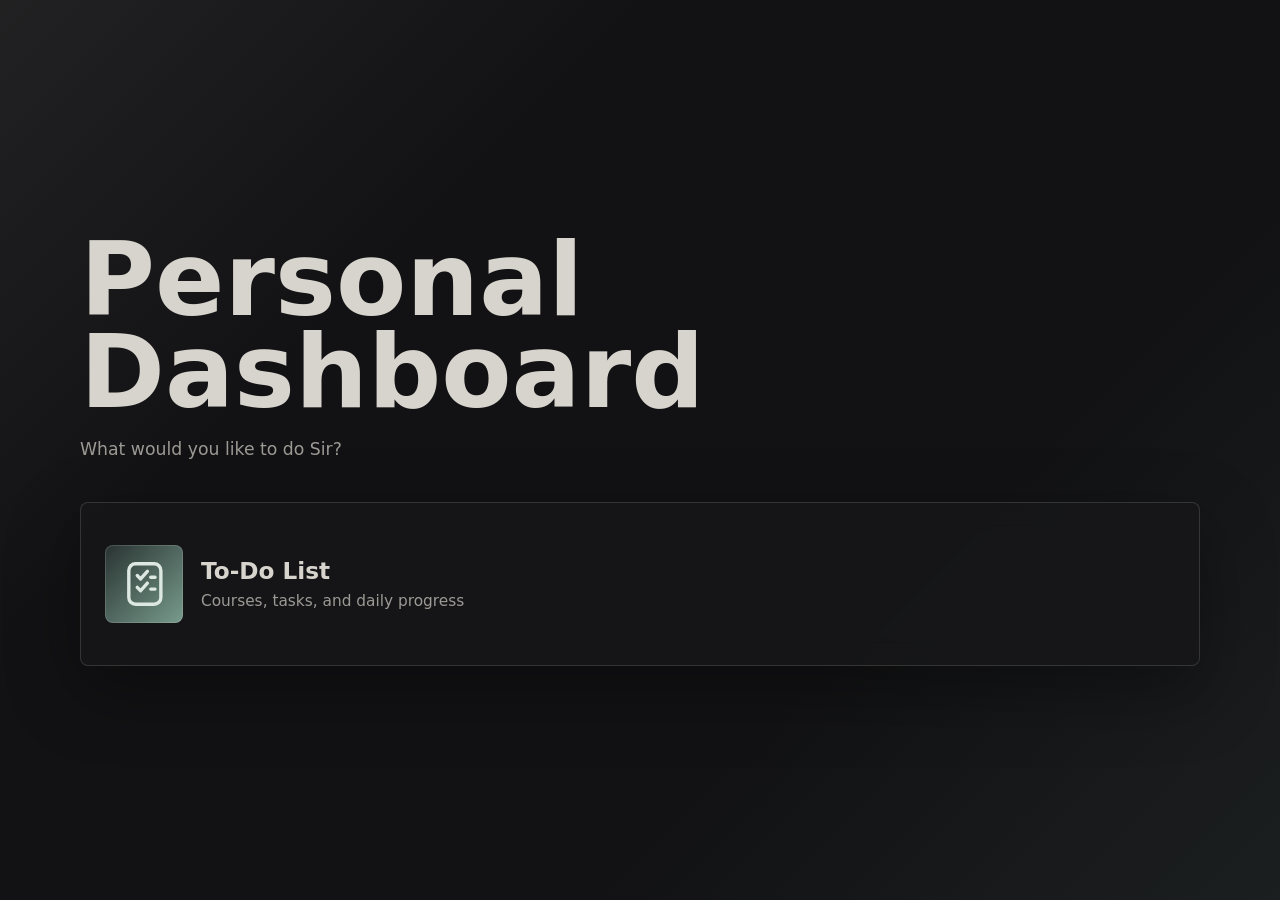
<file: index.html>
<!DOCTYPE html>
<html lang="en">
<head>
  <meta charset="UTF-8">
  <meta name="viewport" content="width=device-width, initial-scale=1.0">
  <title>Personal Dashboard</title>
  <link rel="stylesheet" href="styles.css?v=20260426-2">
</head>
<body class="home-page">
  <main class="dashboard-shell">
    <header class="dashboard-header">
      <h1>Personal Dashboard</h1>
      <p class="subtitle">What would you like to do Sir?</p>
    </header>

    <section class="option-grid" aria-label="Dashboard options">
      <a class="dashboard-option" href="todo.html" aria-label="Open To-Do List">
        <span class="option-icon" aria-hidden="true">
          <svg viewBox="0 0 64 64" role="img">
            <rect x="14" y="8" width="38" height="48" rx="8"></rect>
            <path d="M24 22l4 4 8-9"></path>
            <path d="M24 36l4 4 8-9"></path>
            <path d="M40 24h5"></path>
            <path d="M40 38h5"></path>
          </svg>
        </span>
        <span>
          <strong>To-Do List</strong>
          <small>Courses, tasks, and daily progress</small>
        </span>
      </a>
    </section>
  </main>
</body>
</html>
</file>
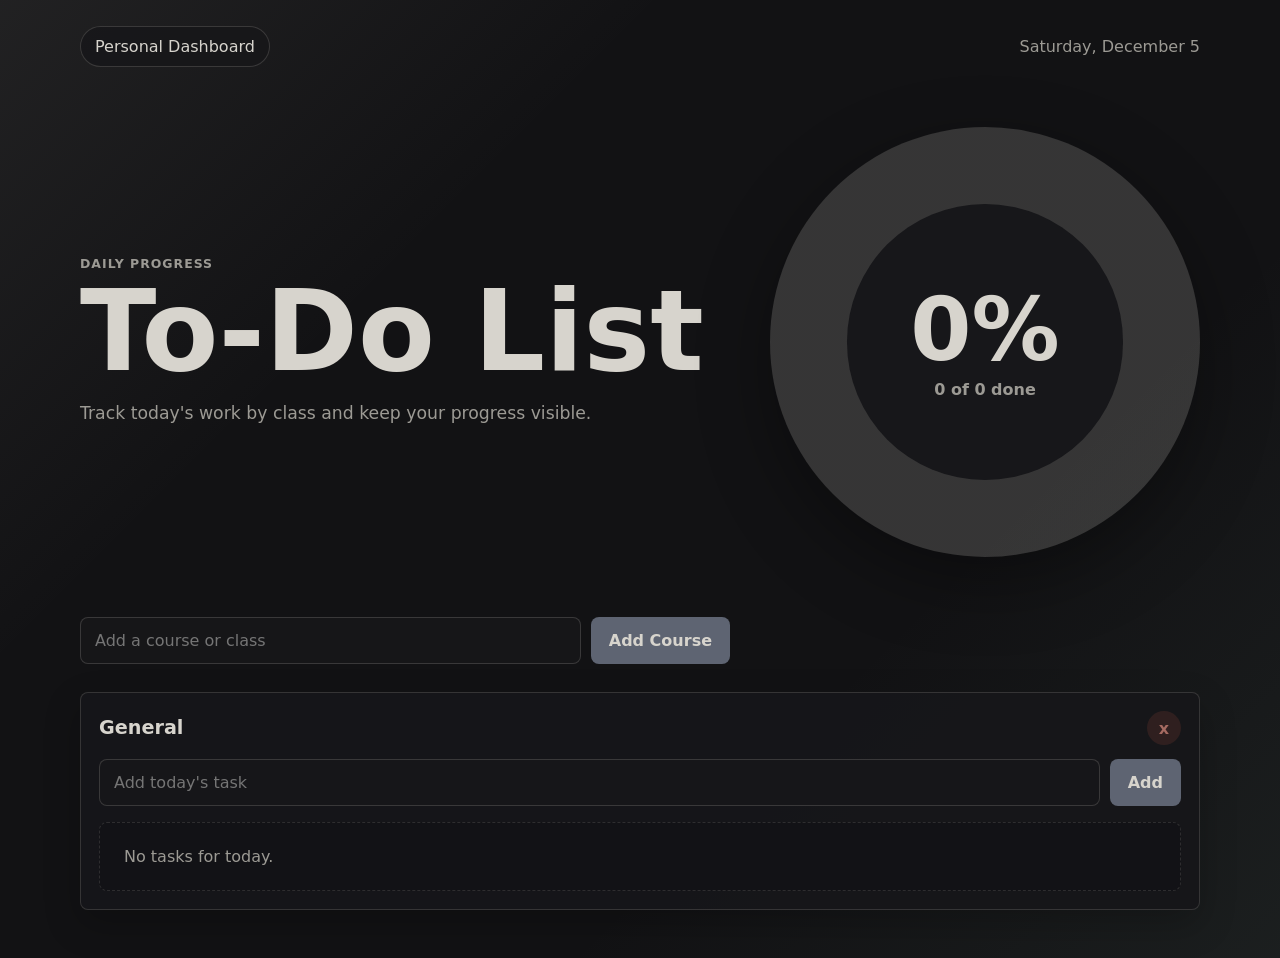
<file: todo.html>
<!DOCTYPE html>
<html lang="en">
<head>
  <meta charset="UTF-8">
  <meta name="viewport" content="width=device-width, initial-scale=1.0">
  <title>To-Do List | Personal Dashboard</title>
  <link rel="stylesheet" href="styles.css?v=20260426-2">
</head>
<body>
  <main class="todo-shell">
    <nav class="topbar" aria-label="Page">
      <a class="back-link" href="index.html">Personal Dashboard</a>
      <span id="todayLabel"></span>
    </nav>

    <section class="progress-band">
      <div class="progress-copy">
        <p class="eyebrow">Daily progress</p>
        <h1>To-Do List</h1>
        <p class="subtitle">Track today&apos;s work by class and keep your progress visible.</p>
      </div>

      <div class="pie-wrap" aria-label="Today task completion">
        <div class="pie-chart" id="pieChart">
          <div class="pie-center">
            <strong id="progressPercent">0%</strong>
            <span id="progressText">0 of 0 done</span>
          </div>
        </div>
      </div>
    </section>

    <section class="controls-band" aria-label="Add course">
      <form class="course-form" id="courseForm">
        <input id="courseInput" type="text" placeholder="Add a course or class" autocomplete="off">
        <button type="submit">Add Course</button>
      </form>
    </section>

    <section class="courses-grid" id="coursesGrid" aria-live="polite"></section>
  </main>

  <template id="courseTemplate">
    <article class="course-card">
      <div class="course-card-header">
        <h2></h2>
        <button class="icon-button remove-course" type="button" aria-label="Remove course">x</button>
      </div>
      <form class="task-form">
        <input type="text" placeholder="Add today&apos;s task" autocomplete="off">
        <button type="submit">Add</button>
      </form>
      <ul class="task-list"></ul>
    </article>
  </template>

  <script src="todo.js"></script>
</body>
</html>
</file>
<file: styles.css>
:root {
  --bg: #121214;
  --ink: #d7d4cd;
  --muted: #9c9a94;
  --panel: #17171a;
  --panel-ink: #d7d4cd;
  --line: rgba(215, 212, 205, 0.18);
  --blue: #5e6472;
  --blue-dark: #494f5c;
  --green: #6f8f81;
  --coral: #a56a61;
  --gold: #9a895c;
  --icon-accent: #789b8d;
  --icon-accent-dark: #293331;
  --shadow: 0 24px 70px rgba(0, 0, 0, 0.34);
}

* {
  box-sizing: border-box;
}

body {
  min-height: 100vh;
  margin: 0;
  font-family: Inter, ui-sans-serif, system-ui, -apple-system, BlinkMacSystemFont, "Segoe UI", sans-serif;
  color: var(--ink);
  background:
    linear-gradient(135deg, rgba(215, 212, 205, 0.08), transparent 30%),
    linear-gradient(315deg, rgba(111, 143, 129, 0.1), transparent 32%),
    var(--bg);
}

button,
input {
  font: inherit;
}

button,
.dashboard-option,
.back-link {
  transition: transform 160ms ease, box-shadow 160ms ease, background 160ms ease;
}

button {
  border: 0;
  cursor: pointer;
}

input {
  width: 100%;
  min-width: 0;
  border: 1px solid var(--line);
  border-radius: 8px;
  padding: 13px 14px;
  color: var(--panel-ink);
  background: rgba(23, 23, 26, 0.96);
  outline: none;
}

input:focus {
  border-color: var(--blue);
  box-shadow: 0 0 0 4px rgba(111, 143, 129, 0.22);
}

.home-page {
  display: grid;
  place-items: center;
  padding: 32px;
}

.dashboard-shell,
.todo-shell {
  width: min(1120px, calc(100vw - 32px));
  margin: 0 auto;
}

.dashboard-header {
  max-width: 720px;
  margin-bottom: 38px;
}

.eyebrow {
  margin: 0 0 10px;
  color: var(--muted);
  font-size: 0.78rem;
  font-weight: 800;
  letter-spacing: 0.08em;
  text-transform: uppercase;
}

h1 {
  margin: 0;
  font-size: clamp(3rem, 8vw, 6.5rem);
  line-height: 0.9;
  letter-spacing: 0;
}

.subtitle {
  max-width: 560px;
  margin: 18px 0 0;
  color: var(--muted);
  font-size: 1.08rem;
  line-height: 1.6;
}

.option-grid {
  display: grid;
  grid-template-columns: repeat(auto-fit, minmax(260px, 1fr));
  gap: 18px;
}

.dashboard-option {
  min-height: 164px;
  display: flex;
  align-items: center;
  gap: 18px;
  border: 1px solid rgba(215, 212, 205, 0.16);
  border-radius: 8px;
  padding: 24px;
  color: inherit;
  text-decoration: none;
  background: rgba(23, 23, 26, 0.84);
  backdrop-filter: blur(14px);
  box-shadow: var(--shadow);
}

.dashboard-option:hover,
.dashboard-option:focus-visible {
  transform: translateY(-4px);
  box-shadow: 0 28px 70px rgba(0, 0, 0, 0.44);
}

.option-icon {
  width: 78px;
  height: 78px;
  flex: 0 0 auto;
  display: grid;
  place-items: center;
  border-radius: 8px;
  color: #dce8e1;
  background: linear-gradient(135deg, var(--icon-accent-dark), var(--icon-accent));
  box-shadow: inset 0 0 0 1px rgba(220, 232, 225, 0.16);
}

.option-icon svg {
  width: 54px;
  height: 54px;
  fill: none;
  stroke: currentColor;
  stroke-width: 4;
  stroke-linecap: round;
  stroke-linejoin: round;
}

.dashboard-option strong {
  display: block;
  font-size: 1.45rem;
}

.dashboard-option small {
  display: block;
  margin-top: 8px;
  color: var(--muted);
  font-size: 0.96rem;
}

.todo-shell {
  padding: 26px 0 48px;
}

.topbar {
  display: flex;
  align-items: center;
  justify-content: space-between;
  gap: 16px;
  margin-bottom: 26px;
  color: var(--muted);
}

.back-link {
  display: inline-flex;
  align-items: center;
  border-radius: 999px;
  padding: 10px 14px;
  color: var(--ink);
  text-decoration: none;
  background: rgba(23, 23, 26, 0.84);
  border: 1px solid var(--line);
}

.back-link:hover,
.back-link:focus-visible {
  transform: translateY(-2px);
  box-shadow: 0 12px 28px rgba(39, 48, 56, 0.12);
}

.progress-band {
  display: grid;
  grid-template-columns: minmax(0, 1fr) minmax(290px, 430px);
  align-items: center;
  gap: 38px;
  padding: 34px 0 42px;
}

.progress-copy h1 {
  font-size: clamp(3.5rem, 9vw, 7rem);
}

.pie-wrap {
  display: grid;
  place-items: center;
}

.pie-chart {
  width: min(430px, 78vw);
  aspect-ratio: 1;
  display: grid;
  place-items: center;
  border-radius: 50%;
  background: conic-gradient(var(--green) 0deg, var(--line) 0deg);
  box-shadow: var(--shadow);
  position: relative;
  transform: scale(1);
  transition: transform 260ms cubic-bezier(0.2, 0.9, 0.3, 1.35);
}

.pie-chart.is-bubbling {
  transform: scale(1.035);
}

.pie-chart::before {
  content: "";
  position: absolute;
  width: 64%;
  aspect-ratio: 1;
  border-radius: 50%;
  background: var(--panel);
}

.pie-center {
  position: relative;
  display: grid;
  gap: 6px;
  text-align: center;
  color: var(--panel-ink);
}

.pie-center strong {
  font-size: clamp(3rem, 8vw, 5.5rem);
  line-height: 1;
}

.pie-center span {
  color: var(--muted);
  font-weight: 700;
}

.controls-band {
  padding: 18px 0 28px;
}

.course-form,
.task-form {
  display: grid;
  grid-template-columns: minmax(0, 1fr) auto;
  gap: 10px;
}

.course-form {
  max-width: 650px;
}

.course-form button,
.task-form button {
  border-radius: 8px;
  padding: 0 18px;
  color: var(--panel-ink);
  font-weight: 800;
  background: var(--blue);
}

.course-form button:hover,
.task-form button:hover {
  background: var(--gold);
  transform: translateY(-1px);
}

.courses-grid {
  display: grid;
  grid-template-columns: repeat(auto-fit, minmax(290px, 1fr));
  gap: 16px;
}

.course-card {
  border: 1px solid rgba(215, 212, 205, 0.16);
  border-radius: 8px;
  padding: 18px;
  color: var(--panel-ink);
  background: rgba(23, 23, 26, 0.9);
  box-shadow: 0 14px 36px rgba(0, 0, 0, 0.22);
}

.course-card-header {
  display: flex;
  align-items: center;
  justify-content: space-between;
  gap: 12px;
  margin-bottom: 14px;
}

.course-card h2 {
  margin: 0;
  font-size: 1.2rem;
  line-height: 1.2;
}

.icon-button {
  width: 34px;
  height: 34px;
  border-radius: 50%;
  color: var(--coral);
  font-weight: 900;
  background: rgba(229, 103, 77, 0.12);
}

.icon-button:hover {
  color: #fff;
  background: var(--coral);
}

.task-list {
  display: grid;
  gap: 10px;
  margin: 16px 0 0;
  padding: 0;
  list-style: none;
}

.task-item {
  display: grid;
  grid-template-columns: auto minmax(0, 1fr) auto;
  align-items: center;
  gap: 10px;
  border: 1px solid var(--line);
  border-radius: 8px;
  padding: 10px;
  background: #141416;
}

.task-item input {
  width: 18px;
  height: 18px;
  padding: 0;
  accent-color: var(--green);
}

.task-item span {
  overflow-wrap: anywhere;
}

.task-item.is-complete span {
  color: var(--muted);
  text-decoration: line-through;
}

.remove-task {
  width: 30px;
  height: 30px;
  border-radius: 8px;
  color: var(--coral);
  font-weight: 900;
  background: transparent;
}

.remove-task:hover {
  color: #fff;
  background: var(--coral);
}

.empty-state {
  grid-column: 1 / -1;
  border: 1px dashed var(--line);
  border-radius: 8px;
  padding: 24px;
  color: var(--muted);
  background: rgba(23, 23, 26, 0.64);
}

.course-card .empty-state {
  border-color: rgba(215, 212, 205, 0.14);
  color: var(--muted);
  background: rgba(18, 18, 20, 0.6);
}

@media (max-width: 780px) {
  .home-page {
    align-items: start;
  }

  .progress-band {
    grid-template-columns: 1fr;
  }

  .topbar,
  .course-form,
  .task-form {
    grid-template-columns: 1fr;
  }

  .topbar {
    align-items: flex-start;
    flex-direction: column;
  }

  .course-form button,
  .task-form button {
    min-height: 48px;
  }
}
</file>
